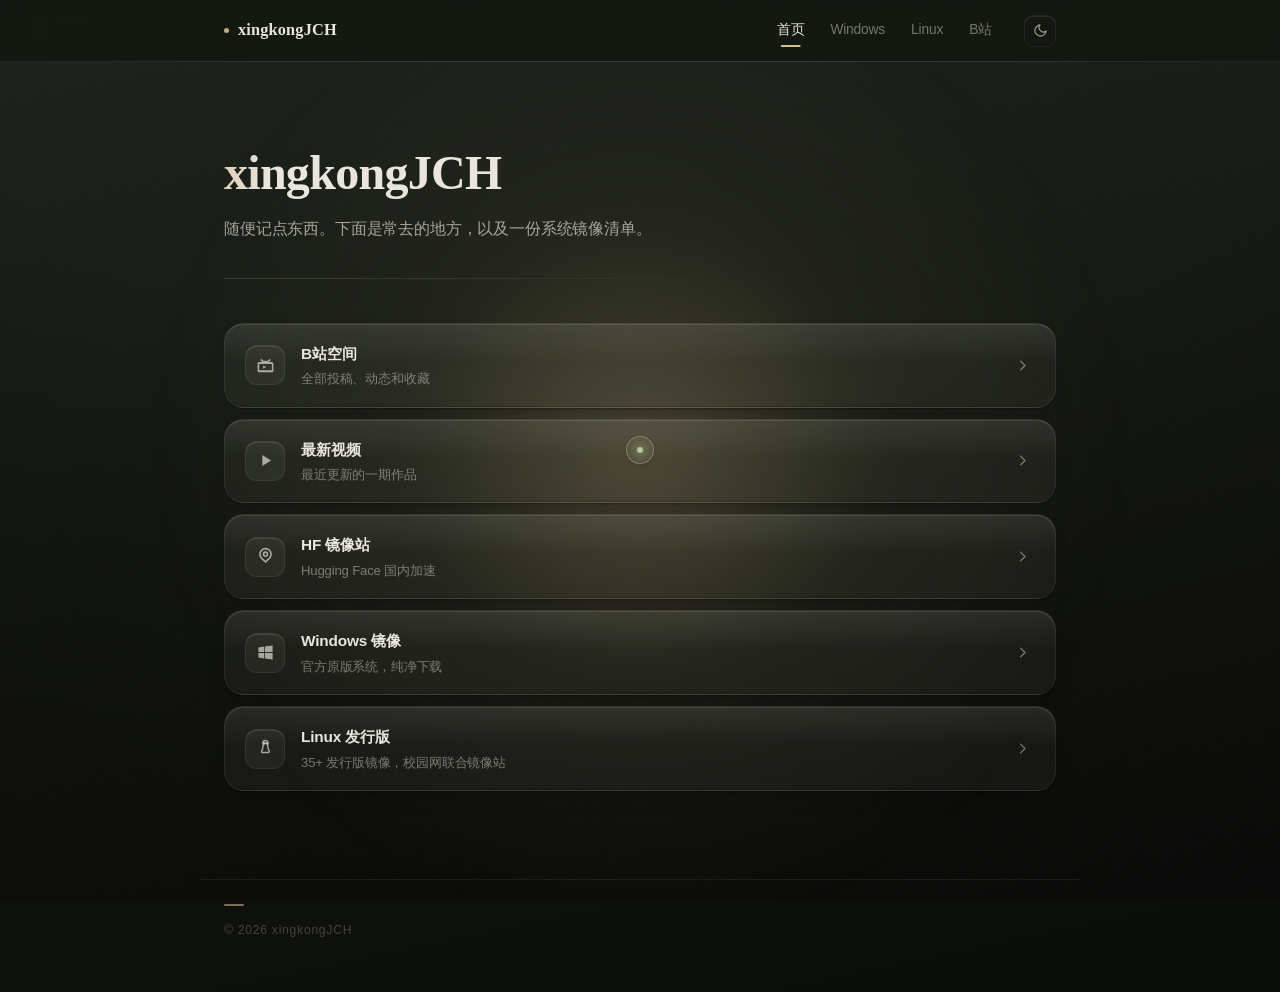
<file: index.html>
<!DOCTYPE html>
<html lang="zh-CN" data-theme="dark">
<head>
<meta charset="UTF-8">
<meta name="viewport" content="width=device-width, initial-scale=1.0">
<title>xingkongJCH</title>
<meta name="description" content="xingkongJCH 的个人站点">
<style>
/* ============================================================
   0. 令牌
   ============================================================ */
:root {
  --mx: 0;
  --my: 0;

  --nav-h: 62px;
  --radius: 20px;

  --ease: cubic-bezier(0.25, 0.1, 0.25, 1);
  --ease-out: cubic-bezier(0.16, 1, 0.3, 1);
  --ease-glass: cubic-bezier(0.32, 0.72, 0, 1);

  --theme-dur: 0.5s;

  --font-serif: "Iowan Old Style", "Palatino Linotype", Palatino, Georgia,
                "Songti SC", SimSun, serif;
  --font-sans: -apple-system, BlinkMacSystemFont, "SF Pro Text", "Segoe UI",
               "PingFang SC", "Hiragino Sans GB", "Microsoft YaHei", sans-serif;
}

/* ---------- 深色：深苔绿 ---------- */
:root,
[data-theme="dark"] {
  --bg-gradient: linear-gradient(168deg, #1b201a 0%, #131710 44%, #0a0c08 100%);
  --glow-c1: rgba(206, 176, 126, 0.20);
  --glow-c2: rgba(150, 140, 100, 0.07);

  --text-1: rgba(242, 238, 230, 0.96);
  --text-2: rgba(242, 238, 230, 0.64);
  --text-3: rgba(242, 238, 230, 0.44);
  --text-4: rgba(242, 238, 230, 0.24);

  --line: rgba(242, 238, 230, 0.07);
  --line-strong: rgba(242, 238, 230, 0.16);

  --nav-bg: rgba(17, 21, 15, 0.72);
  --nav-bg-scrolled: rgba(13, 17, 11, 0.88);

  --glass-bg: rgba(242, 238, 230, 0.045);
  --glass-bg-hover: rgba(242, 238, 230, 0.075);
  --glass-border: rgba(242, 238, 230, 0.08);
  --glass-border-hover: rgba(214, 189, 145, 0.28);
  --glass-sheen: rgba(255, 255, 255, 0.07);
  --glass-hi: rgba(255, 255, 255, 0.10);
  --glass-hi-strong: rgba(255, 255, 255, 0.22);
  --glass-shade: rgba(0, 0, 0, 0.18);
  --glass-shadow: rgba(0, 0, 0, 0.34);
  --glass-shadow-hover: rgba(0, 0, 0, 0.50);

  --hover-bg: rgba(242, 238, 230, 0.05);
  --glow-color: rgba(206, 176, 126, 0.15);

  --gold: #d6bd91;
  --cursor-ring: rgba(242, 238, 230, 0.28);
  --cursor-dot: #b6c59a;
  --cursor-ring-inner: rgba(182, 197, 154, 0.10);
  --cursor-trail: rgba(182, 197, 154, 0.30);

  --focus-ring: rgba(214, 189, 145, 0.7);
  --ripple-c: rgba(206, 176, 126, 0.22);
  --title-shine: rgba(226, 205, 167, 0.95);

  --noise-opacity: 0.035;
  --noise-blend: screen;
  --vignette: radial-gradient(125% 100% at 50% 0%,
              transparent 42%, rgba(0, 0, 0, 0.38) 100%);
}

/* ---------- 浅色：米白 ---------- */
[data-theme="light"] {
  --bg-gradient: linear-gradient(168deg, #f8f5ed 0%, #efe9dc 45%, #ded7c6 100%);
  --glow-c1: rgba(255, 253, 246, 0.75);
  --glow-c2: rgba(232, 222, 202, 0.30);

  --text-1: rgba(52, 47, 39, 0.94);
  --text-2: rgba(52, 47, 39, 0.64);
  --text-3: rgba(52, 47, 39, 0.46);
  --text-4: rgba(52, 47, 39, 0.28);

  --line: rgba(84, 72, 52, 0.10);
  --line-strong: rgba(84, 72, 52, 0.18);

  --nav-bg: rgba(248, 245, 238, 0.75);
  --nav-bg-scrolled: rgba(248, 245, 238, 0.92);

  --glass-bg: rgba(255, 253, 248, 0.55);
  --glass-bg-hover: rgba(255, 254, 251, 0.78);
  --glass-border: rgba(84, 72, 52, 0.10);
  --glass-border-hover: rgba(122, 104, 68, 0.26);
  --glass-sheen: rgba(255, 255, 255, 0.60);
  --glass-hi: rgba(255, 255, 255, 0.95);
  --glass-hi-strong: #ffffff;
  --glass-shade: rgba(84, 72, 52, 0.06);
  --glass-shadow: rgba(84, 72, 52, 0.08);
  --glass-shadow-hover: rgba(84, 72, 52, 0.16);

  --hover-bg: rgba(84, 72, 52, 0.05);
  --glow-color: rgba(255, 252, 244, 0.60);

  --gold: #9a7f52;
  --cursor-ring: rgba(52, 47, 39, 0.30);
  --cursor-dot: #8a9a6a;
  --cursor-ring-inner: rgba(138, 154, 106, 0.12);
  --cursor-trail: rgba(138, 154, 106, 0.30);

  --focus-ring: rgba(138, 154, 106, 0.6);
  --ripple-c: rgba(255, 255, 255, 0.70);
  --title-shine: rgba(150, 124, 78, 0.85);

  --noise-opacity: 0.030;
  --noise-blend: multiply;
  --vignette: radial-gradient(125% 100% at 50% 0%,
              transparent 45%, rgba(120, 104, 74, 0.18) 100%);
}

/* ============================================================
   1. 基础
   ============================================================ */
*, *::before, *::after {
  box-sizing: border-box;
  margin: 0;
  padding: 0;
}

html {
  -webkit-text-size-adjust: 100%;
  scroll-behavior: smooth;
}

body {
  min-height: 100vh;
  font-family: var(--font-sans);
  font-size: 16px;
  line-height: 1.65;
  color: var(--text-1);
  background: var(--bg-gradient);
  overflow-x: hidden;
  -webkit-font-smoothing: antialiased;
  -moz-osx-font-smoothing: grayscale;
  letter-spacing: -0.01em;
  cursor: none;
  transition:
    background var(--theme-dur) var(--ease),
    color var(--theme-dur) var(--ease);
}

html, body, a, button, input, textarea, select, label,
.item, .nav-link, .theme-toggle, .back { cursor: none; }

a { color: inherit; text-decoration: none; }
button { font: inherit; color: inherit; background: none; border: none; }
svg { display: block; }

:focus-visible {
  outline: 2px solid var(--focus-ring);
  outline-offset: 3px;
  border-radius: 8px;
}

::selection {
  background: rgba(180, 150, 100, 0.24);
  color: #fff;
}

::-webkit-scrollbar { width: 9px; height: 9px; }
::-webkit-scrollbar-track { background: transparent; }
::-webkit-scrollbar-thumb {
  background: var(--text-4);
  border-radius: 10px;
  border: 3px solid transparent;
  background-clip: content-box;
}
::-webkit-scrollbar-thumb:hover {
  background: var(--text-3);
  background-clip: content-box;
}

/* ============================================================
   2. 自定义光标
   ============================================================ */
.cursor-ring,
.cursor-trail,
.cursor-dot {
  position: fixed;
  left: 0;
  top: 0;
  pointer-events: none;
  z-index: 9999;
  border-radius: 50%;
  transform: translate(-50%, -50%);
}

.cursor-trail {
  width: 18px;
  height: 18px;
  background: var(--cursor-trail);
  filter: blur(4px);
  opacity: 0.42;
  transition: opacity 0.3s var(--ease), background 0.3s var(--ease);
}

.trail-2 {
  width: 12px;
  height: 12px;
  opacity: 0.22;
  filter: blur(6px);
}

.cursor-ring {
  width: 28px;
  height: 28px;
  border: 1.5px solid var(--cursor-ring);
  background: var(--cursor-ring-inner);
  box-shadow: 0 1px 4px rgba(0, 0, 0, 0.14);
  transition:
    width 0.35s var(--ease-glass),
    height 0.35s var(--ease-glass),
    background 0.35s var(--ease),
    border-color 0.35s var(--ease),
    box-shadow 0.35s var(--ease),
    opacity 0.2s var(--ease);
}

.cursor-dot {
  width: 6px;
  height: 6px;
  background: var(--cursor-dot);
  box-shadow: 0 0 8px rgba(182, 197, 154, 0.55);
  transition:
    width 0.35s var(--ease-glass),
    height 0.35s var(--ease-glass),
    background 0.35s var(--ease),
    box-shadow 0.35s var(--ease),
    opacity 0.2s var(--ease);
}

body.cursor-hover .cursor-ring {
  width: 46px;
  height: 46px;
  border-color: var(--cursor-dot);
  background: rgba(182, 197, 154, 0.10);
  box-shadow:
    0 2px 14px rgba(182, 197, 154, 0.22),
    inset 0 0 10px rgba(182, 197, 154, 0.10);
}

body.cursor-hover .cursor-dot {
  width: 4px;
  height: 4px;
}

body.cursor-hover .cursor-trail {
  opacity: 0.60;
  background: var(--cursor-dot);
}

body.cursor-down .cursor-ring { width: 20px; height: 20px; }
body.cursor-down .cursor-dot { width: 8px; height: 8px; }

body.cursor-hidden .cursor-ring,
body.cursor-hidden .cursor-dot,
body.cursor-hidden .cursor-trail { opacity: 0; }

@media (hover: none), (pointer: coarse) {
  .cursor-ring, .cursor-trail, .cursor-dot { display: none; }
  html, body, a, button, input, textarea, select, label,
  .item, .nav-link, .theme-toggle, .back { cursor: auto; }
}

/* ============================================================
   3. 背景：柔光 + 暗角 + 细颗粒
   ============================================================ */
.bg {
  position: fixed;
  inset: 0;
  z-index: 0;
  pointer-events: none;
  overflow: hidden;
  background: var(--bg-gradient);
  transition: background var(--theme-dur) var(--ease);
}

/* 暗角：让中间的内容更"亮" */
.bg::before {
  content: '';
  position: absolute;
  inset: 0;
  background: var(--vignette);
  pointer-events: none;
}

/* 极细颗粒：玻璃有了底材，不再是纯色块 */
.bg::after {
  content: '';
  position: absolute;
  inset: 0;
  pointer-events: none;
  background-image: url("data:image/svg+xml,%3Csvg xmlns='http://www.w3.org/2000/svg' width='180' height='180'%3E%3Cfilter id='n'%3E%3CfeTurbulence type='fractalNoise' baseFrequency='0.9' numOctaves='3' stitchTiles='stitch'/%3E%3C/filter%3E%3Crect width='180' height='180' filter='url(%23n)'/%3E%3C/svg%3E");
  background-size: 180px 180px;
  opacity: var(--noise-opacity);
  mix-blend-mode: var(--noise-blend);
}

.bg-glow {
  position: absolute;
  left: 50%;
  top: 50%;
  width: 78vmax;
  height: 78vmax;
  border-radius: 50%;
  pointer-events: none;
  transform: translate3d(
    calc(-50% + var(--mx, 0) * 10vw),
    calc(-50% + var(--my, 0) * 10vh),
    0);
  background: radial-gradient(circle,
    var(--glow-c1) 0%,
    var(--glow-c2) 34%,
    transparent 68%);
  filter: blur(26px);
  transition: background var(--theme-dur) var(--ease);
  animation: glowIn 1.4s var(--ease-out) 0.2s backwards;
}

/* 只淡入，不动 transform —— 否则会锁死鼠标跟随 */
@keyframes glowIn {
  from { opacity: 0; }
  to   { opacity: 1; }
}

.bg-glow::after {
  content: '';
  position: absolute;
  inset: 24%;
  border-radius: 50%;
  background: radial-gradient(circle, var(--glow-c1) 0%, transparent 62%);
  filter: blur(24px);
  opacity: 0.55;
  animation: glowPulse 11s ease-in-out infinite;
}

@keyframes glowPulse {
  0%, 100% { opacity: 0.5;  transform: scale(1); }
  50%      { opacity: 0.72; transform: scale(1.05); }
}

/* ============================================================
   4. 导航
   ============================================================ */
.nav {
  position: fixed;
  top: 0;
  left: 0;
  right: 0;
  z-index: 100;
  height: var(--nav-h);
  background: var(--nav-bg);
  backdrop-filter: blur(24px) saturate(150%);
  -webkit-backdrop-filter: blur(24px) saturate(150%);
  border-bottom: 1px solid var(--line);
  transition:
    background var(--theme-dur) var(--ease),
    border-color var(--theme-dur) var(--ease),
    box-shadow 0.5s var(--ease);
  animation: navIn 0.7s var(--ease-out) both;
}

/* 底边一条"中间亮、两端隐"的发丝光 */
.nav::after {
  content: '';
  position: absolute;
  left: 0;
  right: 0;
  bottom: -1px;
  height: 1px;
  pointer-events: none;
  background: linear-gradient(90deg,
    transparent,
    var(--glass-hi-strong) 35%,
    var(--glass-hi-strong) 65%,
    transparent);
  opacity: 0.45;
}

.nav.scrolled {
  background: var(--nav-bg-scrolled);
  box-shadow: 0 12px 34px -26px rgba(0, 0, 0, 0.65);
}

@keyframes navIn {
  from { opacity: 0; transform: translateY(-100%); }
  to   { opacity: 1; transform: translateY(0); }
}

.nav-inner {
  max-width: 880px;
  height: 100%;
  margin: 0 auto;
  padding: 0 24px;
  display: flex;
  align-items: center;
  gap: 20px;
}

.nav-logo {
  display: inline-block;
  font-family: var(--font-serif);
  font-size: 1.02rem;
  font-weight: 600;
  letter-spacing: 0.01em;
  color: var(--text-1);
  flex-shrink: 0;
  position: relative;
  transition: opacity 0.35s var(--ease);
}

.nav-logo::before {
  content: '';
  display: inline-block;
  width: 5px;
  height: 5px;
  margin-right: 9px;
  border-radius: 50%;
  background: var(--gold);
  vertical-align: 2px;
  opacity: 0.9;
  transition: transform 0.45s var(--ease-glass);
}

.nav-logo:hover { opacity: 0.75; }
.nav-logo:hover::before { transform: scale(1.7); }

.nav-logo::after {
  content: '';
  position: absolute;
  left: 14px;
  bottom: -2px;
  height: 1px;
  width: 0;
  background: currentColor;
  opacity: 0.3;
  transition: width 0.5s var(--ease-glass);
}
.nav-logo:hover::after { width: calc(100% - 14px); }

.nav-links {
  display: flex;
  align-items: center;
  gap: 2px;
  margin-left: auto;
}

.nav-link {
  position: relative;
  padding: 7px 12px;
  font-size: 0.86rem;
  font-weight: 500;
  color: var(--text-3);
  border-radius: 8px;
  transition:
    color 0.35s var(--ease),
    background 0.35s var(--ease),
    transform 0.5s var(--ease-glass);
  animation: navLinkIn 0.6s var(--ease-out) both;
}

.nav-link:nth-child(1) { animation-delay: 0.28s; }
.nav-link:nth-child(2) { animation-delay: 0.34s; }
.nav-link:nth-child(3) { animation-delay: 0.40s; }
.nav-link:nth-child(4) { animation-delay: 0.46s; }

@keyframes navLinkIn {
  from { opacity: 0; transform: translateY(-7px); }
  to   { opacity: 1; transform: translateY(0); }
}

.nav-link::after {
  content: '';
  position: absolute;
  left: 50%;
  bottom: 2px;
  transform: translateX(-50%);
  width: 0;
  height: 1.5px;
  border-radius: 2px;
  background: currentColor;
  opacity: 0.45;
  transition: width 0.45s var(--ease-glass), background 0.3s var(--ease);
}

.nav-link:hover { color: var(--text-1); background: var(--hover-bg); }
.nav-link:hover::after { width: 40%; }

.nav-link.active { color: var(--text-1); }
.nav-link.active::after { width: 40%; background: var(--gold); opacity: 1; }

.nav-link:active {
  transform: scale(0.96);
  transition-duration: 0.15s;
}

.theme-toggle {
  position: relative;
  width: 32px;
  height: 32px;
  flex-shrink: 0;
  border-radius: 9px;
  display: flex;
  align-items: center;
  justify-content: center;
  color: var(--text-2);
  border: 1px solid var(--line);
  box-shadow: inset 0 1px 0 var(--glass-hi);
  transition:
    color 0.35s var(--ease),
    background 0.35s var(--ease),
    border-color 0.35s var(--ease),
    transform 0.5s var(--ease-glass);
  animation: navLinkIn 0.6s var(--ease-out) 0.52s both;
}

.theme-toggle:hover {
  color: var(--text-1);
  background: var(--hover-bg);
  border-color: var(--glass-border-hover);
  transform: rotate(-8deg) scale(1.05);
}

.theme-toggle:active {
  transform: scale(0.9);
  transition-duration: 0.15s;
}

.theme-toggle svg {
  position: absolute;
  width: 15px;
  height: 15px;
  transition:
    opacity 0.5s var(--ease-out),
    transform 0.65s var(--ease-glass);
}

.theme-toggle .icon-sun { opacity: 0; transform: rotate(-90deg) scale(0.4); }
.theme-toggle .icon-moon { opacity: 1; transform: rotate(0) scale(1); }

[data-theme="light"] .theme-toggle .icon-sun { opacity: 1; transform: rotate(0) scale(1); }
[data-theme="light"] .theme-toggle .icon-moon { opacity: 0; transform: rotate(90deg) scale(0.4); }

/* ============================================================
   5. 页面容器
   ============================================================ */
.site {
  position: relative;
  z-index: 1;
  max-width: 880px;
  margin: 0 auto;
  padding: calc(var(--nav-h) + 72px) 24px 88px;
}

.page { display: none; }
.page.active { display: block; }

.page.active > * {
  animation: pageIn 0.6s var(--ease-out) both;
}

@keyframes pageIn {
  from { opacity: 0; transform: translateY(6px); }
  to   { opacity: 1; transform: translateY(0); }
}

.page.active .intro h1,
.page.active .win-head h2 {
  animation: titleIn 0.85s var(--ease-out) 0.05s both;
}

@keyframes titleIn {
  from {
    opacity: 0;
    transform: translateY(16px);
    filter: blur(5px);
  }
  to {
    opacity: 1;
    transform: translateY(0);
    filter: blur(0);
  }
}

/* ============================================================
   6. 首页头部
   ============================================================ */
.intro {
  padding: 12px 0 44px;
}

.intro h1 {
  font-family: var(--font-serif);
  font-size: clamp(2.2rem, 5.4vw, 3rem);
  font-weight: 600;
  letter-spacing: -0.015em;
  line-height: 1.14;
  margin-bottom: 14px;
  display: inline-block;
  background: linear-gradient(96deg,
    var(--text-1) 0%,
    var(--text-1) 38%,
    var(--title-shine) 50%,
    var(--text-1) 62%,
    var(--text-1) 100%);
  background-size: 220% 100%;
  background-position: 100% 0;
  -webkit-background-clip: text;
  background-clip: text;
  -webkit-text-fill-color: transparent;
  animation:
    titleIn 0.85s var(--ease-out) 0.28s both,
    titleShine 18s ease-in-out 3s infinite;
}

@keyframes titleShine {
  0%, 68%   { background-position: 100% 0; }
  88%, 100% { background-position: -60% 0; }
}

.intro p {
  font-size: 1rem;
  line-height: 1.8;
  color: var(--text-2);
  max-width: 52ch;
  text-wrap: pretty;
  transition: color var(--theme-dur) var(--ease);
  animation: descIn 0.8s var(--ease-out) 0.42s both;
}

@keyframes descIn {
  from { opacity: 0; transform: translateY(12px); filter: blur(4px); }
  to   { opacity: 1; transform: translateY(0); filter: blur(0); }
}

/* 头部与清单之间的一条渐隐发丝线 */
.intro::after {
  content: '';
  display: block;
  height: 1px;
  margin-top: 34px;
  background: linear-gradient(90deg, var(--line-strong), transparent 62%);
}

/* ============================================================
   7. 液态玻璃列表
   ============================================================ */
.list {
  display: flex;
  flex-direction: column;
  gap: 11px;
  perspective: 1400px;
}

.item {
  position: relative;
  display: flex;
  align-items: center;
  gap: 16px;
  padding: 17px 20px;
  border-radius: var(--radius);
  isolation: isolate;
  overflow: hidden;
  background-color: var(--glass-bg);
  background-image: linear-gradient(180deg, var(--glass-sheen), transparent 46%);
  backdrop-filter: blur(40px) saturate(150%);
  -webkit-backdrop-filter: blur(40px) saturate(150%);
  border: 1px solid var(--glass-border);
  box-shadow:
    inset 0 1px 0 var(--glass-hi),
    inset 0 -1px 0 var(--glass-shade),
    0 1px 2px var(--glass-shadow),
    0 10px 26px -14px var(--glass-shadow);
  transform-style: preserve-3d;
  /* 刻意不写 transform 过渡：倾斜由 JS 逐帧写入，加过渡会拖影 */
  transition:
    background-color 0.5s var(--ease-glass),
    border-color 0.5s var(--ease-glass),
    box-shadow 0.5s var(--ease-glass);
  animation: itemIn 0.85s var(--ease-out) backwards;
  animation-delay: calc(0.30s + min(var(--i, 9), 9) * 0.06s);
  --i: 9;
}

@keyframes itemIn {
  from {
    opacity: 0;
    transform: translateY(22px) scale(0.985);
    filter: blur(6px);
  }
  to {
    opacity: 1;
    transform: translateY(0) scale(1);
    filter: blur(0);
  }
}

/* 依次错位：只给前 9 张排延迟，长列表不会迟迟不出来 */
.item:nth-child(1) { --i: 0; }
.item:nth-child(2) { --i: 1; }
.item:nth-child(3) { --i: 2; }
.item:nth-child(4) { --i: 3; }
.item:nth-child(5) { --i: 4; }
.item:nth-child(6) { --i: 5; }
.item:nth-child(7) { --i: 6; }
.item:nth-child(8) { --i: 7; }
.item:nth-child(9) { --i: 8; }

/* 顶部一道高光边 */
.item::before {
  content: '';
  position: absolute;
  top: 0;
  left: 12%;
  right: 12%;
  height: 1px;
  pointer-events: none;
  z-index: 1;
  background: linear-gradient(90deg,
    transparent,
    var(--glass-hi-strong) 30%,
    var(--glass-hi-strong) 70%,
    transparent);
  opacity: 0;
  transition: opacity 0.6s var(--ease-glass);
}

/* 跟随光标的柔光 */
.item::after {
  content: '';
  position: absolute;
  inset: 0;
  border-radius: inherit;
  pointer-events: none;
  z-index: 0;
  background: radial-gradient(
    circle 300px at var(--hover-x, 50%) var(--hover-y, 50%),
    var(--glow-color) 0%,
    transparent 70%);
  opacity: 0;
  transition: opacity 0.7s var(--ease-glass);
}

.item:hover::before { opacity: 1; }
.item:hover::after  { opacity: 1; }

.item:hover {
  background-color: var(--glass-bg-hover);
  border-color: var(--glass-border-hover);
  box-shadow:
    inset 0 1px 0 var(--glass-hi-strong),
    inset 0 -1px 0 var(--glass-shade),
    0 2px 4px var(--glass-shadow),
    0 26px 50px -22px var(--glass-shadow-hover);
}

.item:active { transition-duration: 0.2s; }

.item-icon {
  position: relative;
  z-index: 1;
  width: 40px;
  height: 40px;
  flex-shrink: 0;
  border-radius: 12px;
  display: flex;
  align-items: center;
  justify-content: center;
  color: var(--text-2);
  background: var(--hover-bg);
  border: 1px solid var(--glass-border);
  box-shadow: inset 0 1px 0 var(--glass-hi);
  transition:
    color 0.5s var(--ease-glass),
    background 0.5s var(--ease-glass),
    border-color 0.5s var(--ease-glass),
    box-shadow 0.5s var(--ease-glass),
    transform 0.7s var(--ease-glass);
}

/* 图标尺寸；fill 只作用于"实心图标"，线性图标保持描边 */
.item-icon svg {
  width: 19px;
  height: 19px;
  fill: currentColor;
}
.item-icon svg[fill="none"] { fill: none; }

.item:hover .item-icon {
  color: var(--text-1);
  background: var(--glass-bg-hover);
  border-color: var(--glass-border-hover);
  box-shadow:
    inset 0 1px 0 var(--glass-hi-strong),
    0 6px 18px -12px var(--glass-shadow-hover);
  transform: scale(1.05) translateY(-1px);
}

.item-body {
  position: relative;
  z-index: 1;
  flex: 1;
  min-width: 0;
}

.item-title {
  display: block;
  font-size: 0.96rem;
  font-weight: 600;
  color: var(--text-1);
  margin-bottom: 2px;
  transition:
    color var(--theme-dur) var(--ease),
    transform 0.6s var(--ease-glass);
}

.item-desc {
  display: block;
  font-size: 0.82rem;
  color: var(--text-3);
  transition:
    color var(--theme-dur) var(--ease),
    transform 0.6s var(--ease-glass);
}

.item:hover .item-title { transform: translateX(3px); }
.item:hover .item-desc  { transform: translateX(3px); color: var(--text-2); }

.item-arrow {
  position: relative;
  z-index: 1;
  flex-shrink: 0;
  width: 26px;
  height: 26px;
  display: flex;
  align-items: center;
  justify-content: center;
  border-radius: 50%;
  color: var(--text-3);
  transition:
    color 0.5s var(--ease-glass),
    transform 0.6s var(--ease-glass),
    background 0.5s var(--ease-glass);
  animation: arrowIn 0.7s var(--ease-out) backwards;
  animation-delay: calc(0.52s + min(var(--i, 9), 9) * 0.06s);
}

.item-arrow svg { width: 15px; height: 15px; }

@keyframes arrowIn {
  from { opacity: 0; transform: translateX(-10px); }
  to   { opacity: 1; transform: translateX(0); }
}

.item:hover .item-arrow {
  color: var(--text-1);
  background: var(--hover-bg);
  transform: translateX(4px);
}

.ripple {
  position: absolute;
  border-radius: 50%;
  pointer-events: none;
  z-index: 3;
  background: radial-gradient(circle, var(--ripple-c) 0%, transparent 66%);
  transform: scale(0);
  animation: rippleOut 0.95s cubic-bezier(0.22, 1, 0.36, 1) forwards;
}

@keyframes rippleOut {
  0%   { transform: scale(0); opacity: 1; }
  100% { transform: scale(1); opacity: 0; }
}

/* ============================================================
   8. Windows / Linux 内页
   ============================================================ */
.back {
  display: inline-flex;
  align-items: center;
  gap: 7px;
  padding: 7px 14px 7px 11px;
  margin-bottom: 30px;
  font-size: 0.84rem;
  font-weight: 500;
  color: var(--text-2);
  border-radius: 9px;
  border: 1px solid var(--line);
  box-shadow: inset 0 1px 0 var(--glass-hi);
  transition:
    color 0.35s var(--ease),
    background 0.35s var(--ease),
    border-color 0.35s var(--ease),
    transform 0.55s var(--ease-glass);
  animation: backIn 0.7s var(--ease-out) 0.08s both;
}

@keyframes backIn {
  from { opacity: 0; transform: translateX(-12px); }
  to   { opacity: 1; transform: translateX(0); }
}

.back:hover {
  color: var(--text-1);
  background: var(--hover-bg);
  border-color: var(--glass-border-hover);
  transform: translateX(-4px);
}

.back:active {
  transform: translateX(0) scale(0.96);
  transition-duration: 0.15s;
}

.back svg {
  width: 14px;
  height: 14px;
  transition: transform 0.55s var(--ease-glass);
}
.back:hover svg { transform: translateX(-4px); }

.win-head {
  margin-bottom: 30px;
  animation: titleIn 0.8s var(--ease-out) 0.14s both;
}

.win-head h2 {
  font-family: var(--font-serif);
  font-size: clamp(1.6rem, 4vw, 2.1rem);
  font-weight: 600;
  letter-spacing: -0.012em;
  line-height: 1.18;
  margin-bottom: 10px;
  color: var(--text-1);
  transition: color var(--theme-dur) var(--ease);
}

.win-head p {
  font-size: 0.9rem;
  line-height: 1.75;
  max-width: 52ch;
  color: var(--text-3);
  text-wrap: pretty;
  transition: color var(--theme-dur) var(--ease);
}

.note {
  margin-top: 32px;
  padding-left: 14px;
  border-left: 2px solid var(--line-strong);
  font-size: 0.78rem;
  line-height: 1.9;
  color: var(--text-4);
  text-wrap: pretty;
  transition:
    color var(--theme-dur) var(--ease),
    border-color var(--theme-dur) var(--ease);
  animation: descIn 0.8s var(--ease-out) 1.1s both;
}

/* ============================================================
   9. 页脚
   ============================================================ */
.footer {
  position: relative;
  z-index: 1;
  max-width: 880px;
  margin: 0 auto;
  padding: 24px 24px 52px;
  font-size: 0.76rem;
  letter-spacing: 0.06em;
  color: var(--text-4);
  border-top: 1px solid var(--line);
  transition:
    color var(--theme-dur) var(--ease),
    border-color var(--theme-dur) var(--ease);
  animation: descIn 0.8s var(--ease-out) 1s both;
}

.footer::before {
  content: '';
  display: block;
  width: 20px;
  height: 2px;
  margin-bottom: 14px;
  border-radius: 2px;
  background: var(--gold);
  opacity: 0.55;
}

/* ============================================================
   10. 响应式
   ============================================================ */
@media (max-width: 680px) {
  .nav-inner { padding: 0 16px; gap: 12px; }
  .nav-link { padding: 7px 10px; font-size: 0.82rem; }

  .site { padding: calc(var(--nav-h) + 52px) 16px 60px; }
  .intro { padding: 8px 0 34px; }
  .intro::after { margin-top: 28px; }

  .item { padding: 15px 16px; gap: 14px; border-radius: 18px; }
  .item-icon { width: 36px; height: 36px; border-radius: 10px; }
  .item-icon svg { width: 17px; height: 17px; }
  .item-title { font-size: 0.92rem; }
  .item-desc { font-size: 0.78rem; }

  .note { font-size: 0.76rem; }
  .footer { padding: 20px 16px 44px; }

  .bg-glow { width: 100vmax; height: 100vmax; filter: blur(20px); }
}

@media (max-width: 400px) {
  .nav-logo::before { margin-right: 7px; }
  .item { padding: 13px 14px; gap: 12px; }
}

/* ============================================================
   11. 减少动效
   ============================================================ */
@media (prefers-reduced-motion: reduce) {
  *, *::before, *::after {
    animation-duration: 0.001ms !important;
    animation-delay: 0ms !important;
    transition-duration: 0.001ms !important;
  }
  html { scroll-behavior: auto; }
  .bg-glow { transform: translate(-50%, -50%) !important; }
}
</style>
</head>
<body>

<!-- 自定义光标 -->
<div class="cursor-trail trail-1" aria-hidden="true"></div>
<div class="cursor-trail trail-2" aria-hidden="true"></div>
<div class="cursor-ring" aria-hidden="true"></div>
<div class="cursor-dot" aria-hidden="true"></div>

<!-- 背景 -->
<div class="bg" aria-hidden="true">
  <div class="bg-glow"></div>
</div>

<!-- 导航栏 -->
<header class="nav" id="nav">
  <div class="nav-inner">
    <a class="nav-logo" href="#home">xingkongJCH</a>

    <nav class="nav-links" id="navLinks">
      <a href="#home" class="nav-link" data-nav="home">首页</a>
      <a href="#windows" class="nav-link" data-nav="windows">Windows</a>
      <a href="#linux" class="nav-link" data-nav="linux">Linux</a>
      <a href="https://space.bilibili.com/3706985165883748?spm_id_from=333.1007.0.0"
         class="nav-link" target="_blank" rel="noopener noreferrer">B站</a>
    </nav>

    <button class="theme-toggle" id="themeToggle" type="button" aria-label="切换深浅色">
      <svg class="icon-moon" viewBox="0 0 24 24" fill="none" stroke="currentColor"
           stroke-width="1.8" stroke-linecap="round" stroke-linejoin="round" aria-hidden="true">
        <path d="M21 12.8A9 9 0 1 1 11.2 3a7 7 0 0 0 9.8 9.8z"/>
      </svg>
      <svg class="icon-sun" viewBox="0 0 24 24" fill="none" stroke="currentColor"
           stroke-width="1.8" stroke-linecap="round" stroke-linejoin="round" aria-hidden="true">
        <circle cx="12" cy="12" r="4"/>
        <path d="M12 2v2"/><path d="M12 20v2"/>
        <path d="M4.9 4.9l1.4 1.4"/><path d="M17.7 17.7l1.4 1.4"/>
        <path d="M2 12h2"/><path d="M20 12h2"/>
        <path d="M4.9 19.1l1.4-1.4"/><path d="M17.7 6.3l1.4-1.4"/>
      </svg>
    </button>
  </div>
</header>

<main class="site">

  <!-- 首页 -->
  <section class="page page-home active" id="page-home">

    <div class="intro">
      <h1>xingkongJCH</h1>
      <p>随便记点东西。下面是常去的地方，以及一份系统镜像清单。</p>
    </div>

    <div class="list">

      <a class="item"
         href="https://space.bilibili.com/3706985165883748?spm_id_from=333.1007.0.0"
         target="_blank" rel="noopener noreferrer">
        <span class="item-icon">
          <svg viewBox="0 0 24 24" aria-hidden="true">
            <path d="M17.5 3.5l-2.5 2.5h-5.8L6.7 3.5 5.3 4.9 7.9 7.5H4a2 2 0 0 0-2 2v9a2 2 0 0 0 2 2h16a2 2 0 0 0 2-2v-9a2 2 0 0 0-2-2h-3.9l2.6-2.6-1.4-1.4zM4 10h16v8H4v-8zm5 2v4l4-2-4-2z"/>
          </svg>
        </span>
        <span class="item-body">
          <span class="item-title">B站空间</span>
          <span class="item-desc">全部投稿、动态和收藏</span>
        </span>
        <span class="item-arrow">
          <svg viewBox="0 0 24 24" fill="none" stroke="currentColor" stroke-width="2.2"
               stroke-linecap="round" stroke-linejoin="round" aria-hidden="true">
            <path d="M9 5l7 7-7 7"/>
          </svg>
        </span>
      </a>

      <a class="item"
         href="https://www.bilibili.com/video/BV1kBYi6ZEmk/?spm_id_from=333.1387.homepage.video_card.click&vd_source=fdfc58d24c87481e0ea7dd39a5ea5d2f"
         target="_blank" rel="noopener noreferrer">
        <span class="item-icon">
          <svg viewBox="0 0 24 24" aria-hidden="true">
            <path d="M8 5v14l11-7z"/>
          </svg>
        </span>
        <span class="item-body">
          <span class="item-title">最新视频</span>
          <span class="item-desc">最近更新的一期作品</span>
        </span>
        <span class="item-arrow">
          <svg viewBox="0 0 24 24" fill="none" stroke="currentColor" stroke-width="2.2"
               stroke-linecap="round" stroke-linejoin="round" aria-hidden="true">
            <path d="M9 5l7 7-7 7"/>
          </svg>
        </span>
      </a>

      <a class="item" href="https://hf-mirror.com/" target="_blank" rel="noopener noreferrer">
        <span class="item-icon">
          <svg viewBox="0 0 24 24" fill="none" stroke="currentColor" stroke-width="2"
               stroke-linecap="round" stroke-linejoin="round" aria-hidden="true">
            <path d="M12 2a7 7 0 0 0-7 7c0 3 2 5.5 4 7l3 3 3-3c2-1.5 4-4 4-7a7 7 0 0 0-7-7z"/>
            <circle cx="12" cy="9" r="2.5"/>
          </svg>
        </span>
        <span class="item-body">
          <span class="item-title">HF 镜像站</span>
          <span class="item-desc">Hugging Face 国内加速</span>
        </span>
        <span class="item-arrow">
          <svg viewBox="0 0 24 24" fill="none" stroke="currentColor" stroke-width="2.2"
               stroke-linecap="round" stroke-linejoin="round" aria-hidden="true">
            <path d="M9 5l7 7-7 7"/>
          </svg>
        </span>
      </a>

      <a class="item" href="#windows">
        <span class="item-icon">
          <svg viewBox="0 0 24 24" aria-hidden="true">
            <path d="M3 5.6l7.4-1.05v6.95H3V5.6zm8.4-1.18L21 3.1v8.4h-9.6V4.42zM3 12.5h7.4v6.95L3 18.4V12.5zm8.4 0H21v8.4l-9.6-1.32V12.5z"/>
          </svg>
        </span>
        <span class="item-body">
          <span class="item-title">Windows 镜像</span>
          <span class="item-desc">官方原版系统，纯净下载</span>
        </span>
        <span class="item-arrow">
          <svg viewBox="0 0 24 24" fill="none" stroke="currentColor" stroke-width="2.2"
               stroke-linecap="round" stroke-linejoin="round" aria-hidden="true">
            <path d="M9 5l7 7-7 7"/>
          </svg>
        </span>
      </a>

      <a class="item" href="#linux">
        <span class="item-icon">
          <svg viewBox="0 0 24 24" fill="none" stroke="currentColor" stroke-width="1.8"
               stroke-linecap="round" stroke-linejoin="round" aria-hidden="true">
            <path d="M12 2c-2 0-3.5 1.5-3.5 3.5 0 1 .5 2 1 2.5-.5.5-1 1.5-1 2.5v2l-1.5 3c-.3.6 0 1.5.8 1.5H16c.8 0 1.1-.9.8-1.5l-1.5-3v-2c0-1-.5-2-1-2.5.5-.5 1-1.5 1-2.5C15.5 3.5 14 2 12 2z"/>
            <circle cx="10.5" cy="5.5" r="0.8" fill="currentColor"/>
            <circle cx="13.5" cy="5.5" r="0.8" fill="currentColor"/>
          </svg>
        </span>
        <span class="item-body">
          <span class="item-title">Linux 发行版</span>
          <span class="item-desc">35+ 发行版镜像，校园网联合镜像站</span>
        </span>
        <span class="item-arrow">
          <svg viewBox="0 0 24 24" fill="none" stroke="currentColor" stroke-width="2.2"
               stroke-linecap="round" stroke-linejoin="round" aria-hidden="true">
            <path d="M9 5l7 7-7 7"/>
          </svg>
        </span>
      </a>

    </div>

  </section>

  <!-- Windows 页 -->
  <section class="page page-windows" id="page-windows">

    <button class="back" id="backBtnWin" type="button">
      <svg viewBox="0 0 24 24" fill="none" stroke="currentColor" stroke-width="2.2"
           stroke-linecap="round" stroke-linejoin="round" aria-hidden="true">
        <path d="M15 5l-7 7 7 7"/>
      </svg>
      返回
    </button>

    <div class="win-head">
      <h2>Windows 镜像</h2>
      <p>指向微软官方下载页或 MSDN 索引站，请自行核对版本。</p>
    </div>

    <div class="list">

      <a class="item"
         href="https://www.microsoft.com/zh-cn/software-download/windows11"
         target="_blank" rel="noopener noreferrer">
        <span class="item-icon">
          <svg viewBox="0 0 24 24" fill="currentColor" aria-hidden="true">
            <path d="M3 5.6l7.4-1.05v6.95H3V5.6zm8.4-1.18L21 3.1v8.4h-9.6V4.42zM3 12.5h7.4v6.95L3 18.4V12.5zm8.4 0H21v8.4l-9.6-1.32V12.5z"/>
          </svg>
        </span>
        <span class="item-body">
          <span class="item-title">Windows 11</span>
          <span class="item-desc">微软官方下载页 · 免费升级</span>
        </span>
        <span class="item-arrow">
          <svg viewBox="0 0 24 24" fill="none" stroke="currentColor" stroke-width="2.2"
               stroke-linecap="round" stroke-linejoin="round" aria-hidden="true">
            <path d="M9 5l7 7-7 7"/>
          </svg>
        </span>
      </a>

      <a class="item"
         href="https://www.microsoft.com/zh-cn/software-download/windows10"
         target="_blank" rel="noopener noreferrer">
        <span class="item-icon">
          <svg viewBox="0 0 24 24" fill="currentColor" aria-hidden="true">
            <path d="M3 5.6l7.4-1.05v6.95H3V5.6zm8.4-1.18L21 3.1v8.4h-9.6V4.42zM3 12.5h7.4v6.95L3 18.4V12.5zm8.4 0H21v8.4l-9.6-1.32V12.5z"/>
          </svg>
        </span>
        <span class="item-body">
          <span class="item-title">Windows 10</span>
          <span class="item-desc">微软官方下载页 · 免费升级</span>
        </span>
        <span class="item-arrow">
          <svg viewBox="0 0 24 24" fill="none" stroke="currentColor" stroke-width="2.2"
               stroke-linecap="round" stroke-linejoin="round" aria-hidden="true">
            <path d="M9 5l7 7-7 7"/>
          </svg>
        </span>
      </a>

      <a class="item"
         href="https://next.itellyou.cn/"
         target="_blank" rel="noopener noreferrer">
        <span class="item-icon">
          <svg viewBox="0 0 24 24" fill="currentColor" aria-hidden="true">
            <path d="M3 5.6l7.4-1.05v6.95H3V5.6zm8.4-1.18L21 3.1v8.4h-9.6V4.42zM3 12.5h7.4v6.95L3 18.4V12.5zm8.4 0H21v8.4l-9.6-1.32V12.5z"/>
          </svg>
        </span>
        <span class="item-body">
          <span class="item-title">Windows 8.1 / 8 / 7 / Vista / XP</span>
          <span class="item-desc">MSDN 索引站 · 自行核对哈希</span>
        </span>
        <span class="item-arrow">
          <svg viewBox="0 0 24 24" fill="none" stroke="currentColor" stroke-width="2.2"
               stroke-linecap="round" stroke-linejoin="round" aria-hidden="true">
            <path d="M9 5l7 7-7 7"/>
          </svg>
        </span>
      </a>

      <a class="item" href="https://next.itellyou.cn/" target="_blank" rel="noopener noreferrer">
        <span class="item-icon">
          <svg viewBox="0 0 24 24" fill="none" stroke="currentColor" stroke-width="2"
               stroke-linecap="round" stroke-linejoin="round" aria-hidden="true">
            <path d="M12 3v12"/><path d="M7 11l5 5 5-5"/><path d="M4 20h16"/>
          </svg>
        </span>
        <span class="item-body">
          <span class="item-title">MSDN, 我告诉你</span>
          <span class="item-desc">全版本索引 · 自行核对</span>
        </span>
        <span class="item-arrow">
          <svg viewBox="0 0 24 24" fill="none" stroke="currentColor" stroke-width="2.2"
               stroke-linecap="round" stroke-linejoin="round" aria-hidden="true">
            <path d="M9 5l7 7-7 7"/>
          </svg>
        </span>
      </a>

    </div>

    <p class="note">
      本站不存储任何文件，全部指向微软官方或 MSDN 索引站。请自行核对文件哈希，下载后 24 小时内删除，并前往微软购买正版授权。
    </p>

  </section>

  <!-- Linux 页 -->
  <section class="page page-linux" id="page-linux">

    <button class="back" id="backBtnLinux" type="button">
      <svg viewBox="0 0 24 24" fill="none" stroke="currentColor" stroke-width="2.2"
           stroke-linecap="round" stroke-linejoin="round" aria-hidden="true">
        <path d="M15 5l-7 7 7 7"/>
      </svg>
      返回
    </button>

    <div class="win-head">
      <h2>Linux 发行版</h2>
      <p>全部指向校园网联合镜像站（CERNET），自动重定向到最近镜像源。</p>
    </div>

    <div class="list">

      <a class="item" href="https://mirrors.cernet.edu.cn/os/ubuntu" target="_blank" rel="noopener noreferrer">
        <span class="item-icon"><svg viewBox="0 0 24 24" fill="none" stroke="currentColor" stroke-width="1.8" stroke-linecap="round" stroke-linejoin="round"><circle cx="12" cy="12" r="9"/><circle cx="12" cy="12" r="3"/></svg></span>
        <span class="item-body"><span class="item-title">Ubuntu</span><span class="item-desc">最流行的桌面与服务器发行版之一</span></span>
        <span class="item-arrow"><svg viewBox="0 0 24 24" fill="none" stroke="currentColor" stroke-width="2.2" stroke-linecap="round" stroke-linejoin="round"><path d="M9 5l7 7-7 7"/></svg></span>
      </a>

      <a class="item" href="https://mirrors.cernet.edu.cn/os/debian" target="_blank" rel="noopener noreferrer">
        <span class="item-icon"><svg viewBox="0 0 24 24" fill="none" stroke="currentColor" stroke-width="1.8" stroke-linecap="round" stroke-linejoin="round"><circle cx="12" cy="12" r="9"/><path d="M8 12h8"/><path d="M12 8v8"/></svg></span>
        <span class="item-body"><span class="item-title">Debian</span><span class="item-desc">稳定、通用，众多发行版的基石</span></span>
        <span class="item-arrow"><svg viewBox="0 0 24 24" fill="none" stroke="currentColor" stroke-width="2.2" stroke-linecap="round" stroke-linejoin="round"><path d="M9 5l7 7-7 7"/></svg></span>
      </a>

      <a class="item" href="https://mirrors.cernet.edu.cn/os/linuxmint" target="_blank" rel="noopener noreferrer">
        <span class="item-icon"><svg viewBox="0 0 24 24" fill="none" stroke="currentColor" stroke-width="1.8" stroke-linecap="round" stroke-linejoin="round"><path d="M12 2c-1.5 3-4 5-4 9a4 4 0 0 0 8 0c0-4-2.5-6-4-9z"/><path d="M12 14v6"/></svg></span>
        <span class="item-body"><span class="item-title">Linux Mint</span><span class="item-desc">开箱即用的桌面体验，适合从 Windows 迁移</span></span>
        <span class="item-arrow"><svg viewBox="0 0 24 24" fill="none" stroke="currentColor" stroke-width="2.2" stroke-linecap="round" stroke-linejoin="round"><path d="M9 5l7 7-7 7"/></svg></span>
      </a>

      <a class="item" href="https://mirrors.cernet.edu.cn/os/deepin" target="_blank" rel="noopener noreferrer">
        <span class="item-icon"><svg viewBox="0 0 24 24" fill="none" stroke="currentColor" stroke-width="1.8" stroke-linecap="round" stroke-linejoin="round"><path d="M12 3v4"/><path d="M12 17v4"/><path d="M3 12h4"/><path d="M17 12h4"/><circle cx="12" cy="12" r="4"/></svg></span>
        <span class="item-body"><span class="item-title">Deepin（深度）</span><span class="item-desc">国产桌面发行版，界面精致友好</span></span>
        <span class="item-arrow"><svg viewBox="0 0 24 24" fill="none" stroke="currentColor" stroke-width="2.2" stroke-linecap="round" stroke-linejoin="round"><path d="M9 5l7 7-7 7"/></svg></span>
      </a>

      <a class="item" href="https://mirrors.cernet.edu.cn/os/fedora" target="_blank" rel="noopener noreferrer">
        <span class="item-icon"><svg viewBox="0 0 24 24" fill="none" stroke="currentColor" stroke-width="1.8" stroke-linecap="round" stroke-linejoin="round"><circle cx="12" cy="12" r="10"/><path d="M8 12l3 3 5-6"/></svg></span>
        <span class="item-body"><span class="item-title">Fedora</span><span class="item-desc">新技术先行，Red Hat 社区版</span></span>
        <span class="item-arrow"><svg viewBox="0 0 24 24" fill="none" stroke="currentColor" stroke-width="2.2" stroke-linecap="round" stroke-linejoin="round"><path d="M9 5l7 7-7 7"/></svg></span>
      </a>

      <a class="item" href="https://mirrors.cernet.edu.cn/os/opensuse" target="_blank" rel="noopener noreferrer">
        <span class="item-icon"><svg viewBox="0 0 24 24" fill="none" stroke="currentColor" stroke-width="1.8" stroke-linecap="round" stroke-linejoin="round"><path d="M12 2l7 4v6c0 5-3.5 8.5-7 10-3.5-1.5-7-5-7-10V6l7-4z"/></svg></span>
        <span class="item-body"><span class="item-title">openSUSE</span><span class="item-desc">YaST 管理工具，适合企业桌面</span></span>
        <span class="item-arrow"><svg viewBox="0 0 24 24" fill="none" stroke="currentColor" stroke-width="2.2" stroke-linecap="round" stroke-linejoin="round"><path d="M9 5l7 7-7 7"/></svg></span>
      </a>

      <a class="item" href="https://mirrors.cernet.edu.cn/os/KDE%20neon" target="_blank" rel="noopener noreferrer">
        <span class="item-icon"><svg viewBox="0 0 24 24" fill="none" stroke="currentColor" stroke-width="1.8" stroke-linecap="round" stroke-linejoin="round"><circle cx="12" cy="12" r="9"/><path d="M12 3v18"/><path d="M3 12h18"/></svg></span>
        <span class="item-body"><span class="item-title">KDE neon</span><span class="item-desc">最新 KDE Plasma 桌面，滚动更新</span></span>
        <span class="item-arrow"><svg viewBox="0 0 24 24" fill="none" stroke="currentColor" stroke-width="2.2" stroke-linecap="round" stroke-linejoin="round"><path d="M9 5l7 7-7 7"/></svg></span>
      </a>

      <a class="item" href="https://mirrors.cernet.edu.cn/os/solus" target="_blank" rel="noopener noreferrer">
        <span class="item-icon"><svg viewBox="0 0 24 24" fill="none" stroke="currentColor" stroke-width="1.8" stroke-linecap="round" stroke-linejoin="round"><path d="M12 2a10 10 0 0 1 10 10"/><path d="M22 12a10 10 0 0 1-10 10"/><path d="M12 22A10 10 0 0 1 2 12"/><path d="M2 12A10 10 0 0 1 12 2"/></svg></span>
        <span class="item-body"><span class="item-title">Solus</span><span class="item-desc">独立打造，简洁美观的滚动发行版</span></span>
        <span class="item-arrow"><svg viewBox="0 0 24 24" fill="none" stroke="currentColor" stroke-width="2.2" stroke-linecap="round" stroke-linejoin="round"><path d="M9 5l7 7-7 7"/></svg></span>
      </a>

      <a class="item" href="https://mirrors.cernet.edu.cn/os/centos" target="_blank" rel="noopener noreferrer">
        <span class="item-icon"><svg viewBox="0 0 24 24" fill="none" stroke="currentColor" stroke-width="1.8" stroke-linecap="round" stroke-linejoin="round"><circle cx="12" cy="12" r="9"/><path d="M9 9l6 6"/><path d="M15 9l-6 6"/></svg></span>
        <span class="item-body"><span class="item-title">CentOS</span><span class="item-desc">经典企业级服务器系统</span></span>
        <span class="item-arrow"><svg viewBox="0 0 24 24" fill="none" stroke="currentColor" stroke-width="2.2" stroke-linecap="round" stroke-linejoin="round"><path d="M9 5l7 7-7 7"/></svg></span>
      </a>

      <a class="item" href="https://mirrors.cernet.edu.cn/os/rocky" target="_blank" rel="noopener noreferrer">
        <span class="item-icon"><svg viewBox="0 0 24 24" fill="none" stroke="currentColor" stroke-width="1.8" stroke-linecap="round" stroke-linejoin="round"><path d="M4 20L12 4l8 16H4z"/></svg></span>
        <span class="item-body"><span class="item-title">Rocky Linux</span><span class="item-desc">RHEL 下游，CentOS 的精神延续</span></span>
        <span class="item-arrow"><svg viewBox="0 0 24 24" fill="none" stroke="currentColor" stroke-width="2.2" stroke-linecap="round" stroke-linejoin="round"><path d="M9 5l7 7-7 7"/></svg></span>
      </a>

      <a class="item" href="https://mirrors.cernet.edu.cn/os/almalinux" target="_blank" rel="noopener noreferrer">
        <span class="item-icon"><svg viewBox="0 0 24 24" fill="none" stroke="currentColor" stroke-width="1.8" stroke-linecap="round" stroke-linejoin="round"><path d="M12 2l9 5-9 5-9-5 9-5z"/><path d="M3 12l9 5 9-5"/><path d="M3 17l9 5 9-5"/></svg></span>
        <span class="item-body"><span class="item-title">AlmaLinux</span><span class="item-desc">RHEL 兼容，社区驱动</span></span>
        <span class="item-arrow"><svg viewBox="0 0 24 24" fill="none" stroke="currentColor" stroke-width="2.2" stroke-linecap="round" stroke-linejoin="round"><path d="M9 5l7 7-7 7"/></svg></span>
      </a>

      <a class="item" href="https://mirrors.cernet.edu.cn/os/openEuler" target="_blank" rel="noopener noreferrer">
        <span class="item-icon"><svg viewBox="0 0 24 24" fill="none" stroke="currentColor" stroke-width="1.8" stroke-linecap="round" stroke-linejoin="round"><circle cx="12" cy="12" r="9"/><path d="M12 3a9 9 0 0 1 0 18"/></svg></span>
        <span class="item-body"><span class="item-title">openEuler</span><span class="item-desc">华为主导的开源服务器系统</span></span>
        <span class="item-arrow"><svg viewBox="0 0 24 24" fill="none" stroke="currentColor" stroke-width="2.2" stroke-linecap="round" stroke-linejoin="round"><path d="M9 5l7 7-7 7"/></svg></span>
      </a>

      <a class="item" href="https://mirrors.cernet.edu.cn/os/alpine" target="_blank" rel="noopener noreferrer">
        <span class="item-icon"><svg viewBox="0 0 24 24" fill="none" stroke="currentColor" stroke-width="1.8" stroke-linecap="round" stroke-linejoin="round"><path d="M12 3L2 21h20L12 3z"/></svg></span>
        <span class="item-body"><span class="item-title">Alpine Linux</span><span class="item-desc">极小体积，容器和嵌入式首选</span></span>
        <span class="item-arrow"><svg viewBox="0 0 24 24" fill="none" stroke="currentColor" stroke-width="2.2" stroke-linecap="round" stroke-linejoin="round"><path d="M9 5l7 7-7 7"/></svg></span>
      </a>

      <a class="item" href="https://mirrors.cernet.edu.cn/os/linuxlite" target="_blank" rel="noopener noreferrer">
        <span class="item-icon"><svg viewBox="0 0 24 24" fill="none" stroke="currentColor" stroke-width="1.8" stroke-linecap="round" stroke-linejoin="round"><path d="M5 19h14"/><path d="M7 19V9l5-5 5 5v10"/></svg></span>
        <span class="item-body"><span class="item-title">Linux Lite</span><span class="item-desc">为旧电脑设计的轻量桌面版</span></span>
        <span class="item-arrow"><svg viewBox="0 0 24 24" fill="none" stroke="currentColor" stroke-width="2.2" stroke-linecap="round" stroke-linejoin="round"><path d="M9 5l7 7-7 7"/></svg></span>
      </a>

      <a class="item" href="https://mirrors.cernet.edu.cn/os/archlinux" target="_blank" rel="noopener noreferrer">
        <span class="item-icon"><svg viewBox="0 0 24 24" fill="none" stroke="currentColor" stroke-width="1.8" stroke-linecap="round" stroke-linejoin="round"><path d="M12 2L2 22h20L12 2z"/><path d="M12 8v6"/><circle cx="12" cy="17" r="1" fill="currentColor"/></svg></span>
        <span class="item-body"><span class="item-title">Arch Linux</span><span class="item-desc">滚动更新，高度可定制，KISS 哲学</span></span>
        <span class="item-arrow"><svg viewBox="0 0 24 24" fill="none" stroke="currentColor" stroke-width="2.2" stroke-linecap="round" stroke-linejoin="round"><path d="M9 5l7 7-7 7"/></svg></span>
      </a>

      <a class="item" href="https://mirrors.cernet.edu.cn/os/manjaro" target="_blank" rel="noopener noreferrer">
        <span class="item-icon"><svg viewBox="0 0 24 24" fill="none" stroke="currentColor" stroke-width="1.8" stroke-linecap="round" stroke-linejoin="round"><circle cx="12" cy="12" r="10"/><path d="M8 12l4-6 4 6"/></svg></span>
        <span class="item-body"><span class="item-title">Manjaro</span><span class="item-desc">Arch 的友好衍生版，开箱即用</span></span>
        <span class="item-arrow"><svg viewBox="0 0 24 24" fill="none" stroke="currentColor" stroke-width="2.2" stroke-linecap="round" stroke-linejoin="round"><path d="M9 5l7 7-7 7"/></svg></span>
      </a>

      <a class="item" href="https://mirrors.cernet.edu.cn/os/endeavouros" target="_blank" rel="noopener noreferrer">
        <span class="item-icon"><svg viewBox="0 0 24 24" fill="none" stroke="currentColor" stroke-width="1.8" stroke-linecap="round" stroke-linejoin="round"><circle cx="12" cy="12" r="9"/><path d="M8 8l8 8"/><path d="M16 8l-8 8"/></svg></span>
        <span class="item-body"><span class="item-title">EndeavourOS</span><span class="item-desc">接近原味的 Arch，带友好安装器</span></span>
        <span class="item-arrow"><svg viewBox="0 0 24 24" fill="none" stroke="currentColor" stroke-width="2.2" stroke-linecap="round" stroke-linejoin="round"><path d="M9 5l7 7-7 7"/></svg></span>
      </a>

      <a class="item" href="https://mirrors.cernet.edu.cn/os/gentoo" target="_blank" rel="noopener noreferrer">
        <span class="item-icon"><svg viewBox="0 0 24 24" fill="none" stroke="currentColor" stroke-width="1.8" stroke-linecap="round" stroke-linejoin="round"><path d="M12 2c-3 4-6 7-6 11a6 6 0 0 0 12 0c0-4-3-7-6-11z"/></svg></span>
        <span class="item-body"><span class="item-title">Gentoo</span><span class="item-desc">源码编译，极致性能与定制</span></span>
        <span class="item-arrow"><svg viewBox="0 0 24 24" fill="none" stroke="currentColor" stroke-width="2.2" stroke-linecap="round" stroke-linejoin="round"><path d="M9 5l7 7-7 7"/></svg></span>
      </a>

      <a class="item" href="https://mirrors.cernet.edu.cn/os/nixos" target="_blank" rel="noopener noreferrer">
        <span class="item-icon"><svg viewBox="0 0 24 24" fill="none" stroke="currentColor" stroke-width="1.8" stroke-linecap="round" stroke-linejoin="round"><path d="M12 2l9 5v10l-9 5-9-5V7l9-5z"/><path d="M12 8v8"/></svg></span>
        <span class="item-body"><span class="item-title">NixOS</span><span class="item-desc">声明式配置，可复现的系统</span></span>
        <span class="item-arrow"><svg viewBox="0 0 24 24" fill="none" stroke="currentColor" stroke-width="2.2" stroke-linecap="round" stroke-linejoin="round"><path d="M9 5l7 7-7 7"/></svg></span>
      </a>

      <a class="item" href="https://mirrors.cernet.edu.cn/os/kali" target="_blank" rel="noopener noreferrer">
        <span class="item-icon"><svg viewBox="0 0 24 24" fill="none" stroke="currentColor" stroke-width="1.8" stroke-linecap="round" stroke-linejoin="round"><circle cx="12" cy="12" r="10"/><path d="M4 12h16"/><path d="M12 2c2 3 2 7 0 10-2-3-2-7 0-10z"/></svg></span>
        <span class="item-body"><span class="item-title">Kali Linux</span><span class="item-desc">渗透测试与安全审计的标准工具集</span></span>
        <span class="item-arrow"><svg viewBox="0 0 24 24" fill="none" stroke="currentColor" stroke-width="2.2" stroke-linecap="round" stroke-linejoin="round"><path d="M9 5l7 7-7 7"/></svg></span>
      </a>

      <a class="item" href="https://mirrors.cernet.edu.cn/os/blackarch" target="_blank" rel="noopener noreferrer">
        <span class="item-icon"><svg viewBox="0 0 24 24" fill="none" stroke="currentColor" stroke-width="1.8" stroke-linecap="round" stroke-linejoin="round"><path d="M12 2L2 7l10 5 10-5-10-5z"/><path d="M2 17l10 5 10-5"/><path d="M2 12l10 5 10-5"/></svg></span>
        <span class="item-body"><span class="item-title">BlackArch</span><span class="item-desc">基于 Arch 的渗透测试发行版</span></span>
        <span class="item-arrow"><svg viewBox="0 0 24 24" fill="none" stroke="currentColor" stroke-width="2.2" stroke-linecap="round" stroke-linejoin="round"><path d="M9 5l7 7-7 7"/></svg></span>
      </a>

      <a class="item" href="https://mirrors.cernet.edu.cn/os/Proxmox" target="_blank" rel="noopener noreferrer">
        <span class="item-icon"><svg viewBox="0 0 24 24" fill="none" stroke="currentColor" stroke-width="1.8" stroke-linecap="round" stroke-linejoin="round"><rect x="3" y="3" width="18" height="18" rx="2"/><path d="M3 9h18"/><path d="M9 21V9"/></svg></span>
        <span class="item-body"><span class="item-title">Proxmox VE</span><span class="item-desc">开源虚拟化平台，基于 Debian</span></span>
        <span class="item-arrow"><svg viewBox="0 0 24 24" fill="none" stroke="currentColor" stroke-width="2.2" stroke-linecap="round" stroke-linejoin="round"><path d="M9 5l7 7-7 7"/></svg></span>
      </a>

      <a class="item" href="https://mirrors.cernet.edu.cn/os/Raspberry%20Pi%20OS" target="_blank" rel="noopener noreferrer">
        <span class="item-icon"><svg viewBox="0 0 24 24" fill="none" stroke="currentColor" stroke-width="1.8" stroke-linecap="round" stroke-linejoin="round"><circle cx="12" cy="12" r="9"/><path d="M8 8l8 8"/><path d="M16 8l-8 8"/></svg></span>
        <span class="item-body"><span class="item-title">Raspberry Pi OS</span><span class="item-desc">树莓派官方系统（原 Raspbian）</span></span>
        <span class="item-arrow"><svg viewBox="0 0 24 24" fill="none" stroke="currentColor" stroke-width="2.2" stroke-linecap="round" stroke-linejoin="round"><path d="M9 5l7 7-7 7"/></svg></span>
      </a>

      <a class="item" href="https://mirrors.cernet.edu.cn/os/armbian" target="_blank" rel="noopener noreferrer">
        <span class="item-icon"><svg viewBox="0 0 24 24" fill="none" stroke="currentColor" stroke-width="1.8" stroke-linecap="round" stroke-linejoin="round"><rect x="3" y="6" width="18" height="12" rx="2"/><path d="M7 10h2"/><path d="M15 10h2"/><path d="M9 14h6"/></svg></span>
        <span class="item-body"><span class="item-title">Armbian</span><span class="item-desc">面向 ARM 开发板的 Debian/Ubuntu</span></span>
        <span class="item-arrow"><svg viewBox="0 0 24 24" fill="none" stroke="currentColor" stroke-width="2.2" stroke-linecap="round" stroke-linejoin="round"><path d="M9 5l7 7-7 7"/></svg></span>
      </a>

      <a class="item" href="https://mirrors.cernet.edu.cn/os/KaOS" target="_blank" rel="noopener noreferrer">
        <span class="item-icon"><svg viewBox="0 0 24 24" fill="none" stroke="currentColor" stroke-width="1.8" stroke-linecap="round" stroke-linejoin="round"><circle cx="12" cy="12" r="9"/><path d="M8 12h8"/><path d="M12 8v8"/></svg></span>
        <span class="item-body"><span class="item-title">KaOS</span><span class="item-desc">专注 KDE Plasma 的独立滚动发行版</span></span>
        <span class="item-arrow"><svg viewBox="0 0 24 24" fill="none" stroke="currentColor" stroke-width="2.2" stroke-linecap="round" stroke-linejoin="round"><path d="M9 5l7 7-7 7"/></svg></span>
      </a>

      <a class="item" href="https://mirrors.cernet.edu.cn/os/anthon" target="_blank" rel="noopener noreferrer">
        <span class="item-icon"><svg viewBox="0 0 24 24" fill="none" stroke="currentColor" stroke-width="1.8" stroke-linecap="round" stroke-linejoin="round"><path d="M12 2l9 5v10l-9 5-9-5V7l9-5z"/></svg></span>
        <span class="item-body"><span class="item-title">Anthon（安同 OS）</span><span class="item-desc">国内社区开发的滚动发行版</span></span>
        <span class="item-arrow"><svg viewBox="0 0 24 24" fill="none" stroke="currentColor" stroke-width="2.2" stroke-linecap="round" stroke-linejoin="round"><path d="M9 5l7 7-7 7"/></svg></span>
      </a>

      <a class="item" href="https://mirrors.cernet.edu.cn/" target="_blank" rel="noopener noreferrer">
        <span class="item-icon"><svg viewBox="0 0 24 24" fill="none" stroke="currentColor" stroke-width="2" stroke-linecap="round" stroke-linejoin="round"><path d="M12 3v12"/><path d="M7 11l5 5 5-5"/><path d="M4 20h16"/></svg></span>
        <span class="item-body"><span class="item-title">校园网联合镜像站</span><span class="item-desc">CERNET 全量索引，自动选择最快源</span></span>
        <span class="item-arrow"><svg viewBox="0 0 24 24" fill="none" stroke="currentColor" stroke-width="2.2" stroke-linecap="round" stroke-linejoin="round"><path d="M9 5l7 7-7 7"/></svg></span>
      </a>

    </div>

    <p class="note">
      以上链接均指向校园网联合镜像站（mirrors.cernet.edu.cn）的对应页面，会自动重定向到离你最近的镜像源。不存储任何文件，请自行核对 ISO 哈希。
    </p>

  </section>

</main>

<footer class="footer">
  © 2026 xingkongJCH
</footer>

<script>
(function () {
  'use strict';

  var root = document.documentElement;
  var body = document.body;
  var reduceMotion = window.matchMedia &&
    window.matchMedia('(prefers-reduced-motion: reduce)').matches;
  var isTouchDevice = window.matchMedia &&
    window.matchMedia('(hover: none), (pointer: coarse)').matches;

  /* ---------- 自定义光标 ---------- */
  var cursorRing = document.querySelector('.cursor-ring');
  var cursorDot = document.querySelector('.cursor-dot');
  var trails = document.querySelectorAll('.cursor-trail');

  if (cursorRing && cursorDot && !isTouchDevice) {
    var mouseX = window.innerWidth / 2;
    var mouseY = window.innerHeight / 2;

    var trailData = [];
    trails.forEach(function (el, i) {
      trailData.push({ el: el, x: mouseX, y: mouseY, ease: 0.28 - i * 0.08 });
    });

    var ringX = mouseX;
    var ringY = mouseY;
    var rafId = null;
    var EASE_RING = 0.20;
    var THRESHOLD = 0.08;

    function renderCursor() {
      trailData.forEach(function (t) {
        t.x += (mouseX - t.x) * t.ease;
        t.y += (mouseY - t.y) * t.ease;
        t.el.style.left = t.x + 'px';
        t.el.style.top = t.y + 'px';
      });

      ringX += (mouseX - ringX) * EASE_RING;
      ringY += (mouseY - ringY) * EASE_RING;
      cursorRing.style.left = ringX + 'px';
      cursorRing.style.top = ringY + 'px';

      var needsMore = Math.abs(mouseX - ringX) > THRESHOLD ||
                      Math.abs(mouseY - ringY) > THRESHOLD;
      if (!needsMore) {
        for (var i = 0; i < trailData.length; i++) {
          if (Math.abs(mouseX - trailData[i].x) > THRESHOLD ||
              Math.abs(mouseY - trailData[i].y) > THRESHOLD) {
            needsMore = true;
            break;
          }
        }
      }

      if (needsMore) {
        rafId = requestAnimationFrame(renderCursor);
      } else {
        ringX = mouseX; ringY = mouseY;
        trailData.forEach(function (t) { t.x = mouseX; t.y = mouseY; });
        cursorRing.style.left = ringX + 'px';
        cursorRing.style.top = ringY + 'px';
        trailData.forEach(function (t) {
          t.el.style.left = t.x + 'px';
          t.el.style.top = t.y + 'px';
        });
        rafId = null;
      }
    }

    function kickCursor() {
      if (rafId === null) rafId = requestAnimationFrame(renderCursor);
    }

    document.addEventListener('mousemove', function (e) {
      mouseX = e.clientX;
      mouseY = e.clientY;
      body.classList.remove('cursor-hidden');
      cursorDot.style.left = mouseX + 'px';
      cursorDot.style.top = mouseY + 'px';
      kickCursor();
    }, { passive: true });

    document.addEventListener('mouseleave', function () { body.classList.add('cursor-hidden'); });
    document.addEventListener('mouseenter', function () { body.classList.remove('cursor-hidden'); });
    document.addEventListener('mousedown', function () { body.classList.add('cursor-down'); });
    document.addEventListener('mouseup', function () { body.classList.remove('cursor-down'); });

    document.querySelectorAll('a, button, input, textarea, select, label, [role="button"]').forEach(function (el) {
      el.addEventListener('mouseenter', function () { body.classList.add('cursor-hover'); });
      el.addEventListener('mouseleave', function () { body.classList.remove('cursor-hover'); });
    });

    cursorRing.style.left = ringX + 'px';
    cursorRing.style.top = ringY + 'px';
    cursorDot.style.left = mouseX + 'px';
    cursorDot.style.top = mouseY + 'px';
    trailData.forEach(function (t) { t.el.style.left = t.x + 'px'; t.el.style.top = t.y + 'px'; });
  }

  /* ---------- 主题 ---------- */
  var themeToggle = document.getElementById('themeToggle');
  var STORAGE_KEY = 'xingkong-theme';

  function setTheme(theme) {
    root.setAttribute('data-theme', theme);
    try { localStorage.setItem(STORAGE_KEY, theme); } catch (e) {}
  }

  var saved = null;
  try { saved = localStorage.getItem(STORAGE_KEY); } catch (e) {}
  root.setAttribute('data-theme', (saved === 'light' || saved === 'dark') ? saved : 'dark');

  if (themeToggle) {
    themeToggle.addEventListener('click', function () {
      var now = root.getAttribute('data-theme');
      setTheme(now === 'light' ? 'dark' : 'light');
    });
  }

  /* ---------- 背景柔光跟随 ---------- */
  var targetX = 0, targetY = 0;
  var currentX = 0, currentY = 0;
  var rafId2 = null;
  var EASE = 0.07;
  var THRESHOLD2 = 0.0006;

  function applyVars() {
    root.style.setProperty('--mx', currentX.toFixed(4));
    root.style.setProperty('--my', currentY.toFixed(4));
  }

  function animate() {
    currentX += (targetX - currentX) * EASE;
    currentY += (targetY - currentY) * EASE;
    applyVars();
    if (Math.abs(targetX - currentX) > THRESHOLD2 || Math.abs(targetY - currentY) > THRESHOLD2) {
      rafId2 = requestAnimationFrame(animate);
    } else {
      currentX = targetX; currentY = targetY; applyVars(); rafId2 = null;
    }
  }

  function kick() { if (rafId2 === null) rafId2 = requestAnimationFrame(animate); }

  function setPoint(x, y) {
    var w = window.innerWidth || 1;
    var h = window.innerHeight || 1;
    targetX = (x / w - 0.5) * 2;
    targetY = (y / h - 0.5) * 2;
    kick();
  }

  if (!reduceMotion) {
    window.addEventListener('mousemove', function (e) { setPoint(e.clientX, e.clientY); }, { passive: true });
    document.addEventListener('mouseleave', function () { targetX = 0; targetY = 0; kick(); });
    window.addEventListener('touchmove', function (e) {
      var t = e.touches && e.touches[0];
      if (t) setPoint(t.clientX, t.clientY);
    }, { passive: true });
    window.addEventListener('touchend', function () { targetX = 0; targetY = 0; kick(); });
  }

  /* ---------- 玻璃卡片交互 ---------- */
  var TILT_MAX = 3.5;

  function initCards() {
    document.querySelectorAll('.item').forEach(function (item) {
      if (!isTouchDevice && !reduceMotion) {
        var tiltX = 0, tiltY = 0;
        var targetTiltX = 0, targetTiltY = 0;
        var tiltRaf = null;

        function updateTilt() {
          tiltX += (targetTiltX - tiltX) * 0.08;
          tiltY += (targetTiltY - tiltY) * 0.08;
          item.style.transform = 'perspective(1200px) rotateX(' + tiltX.toFixed(3) + 'deg) rotateY(' + tiltY.toFixed(3) + 'deg)';
          if (Math.abs(targetTiltX - tiltX) > 0.03 || Math.abs(targetTiltY - tiltY) > 0.03) {
            tiltRaf = requestAnimationFrame(updateTilt);
          } else { tiltRaf = null; }
        }

        item.addEventListener('mousemove', function (e) {
          var rect = this.getBoundingClientRect();
          var px = (e.clientX - rect.left) / rect.width;
          var py = (e.clientY - rect.top) / rect.height;
          this.style.setProperty('--hover-x', (px * 100) + '%');
          this.style.setProperty('--hover-y', (py * 100) + '%');
          targetTiltX = (py - 0.5) * -TILT_MAX;
          targetTiltY = (px - 0.5) * TILT_MAX;
          if (tiltRaf === null) tiltRaf = requestAnimationFrame(updateTilt);
        }, { passive: true });

        item.addEventListener('mouseleave', function () {
          targetTiltX = 0; targetTiltY = 0;
          if (tiltRaf === null) tiltRaf = requestAnimationFrame(updateTilt);
        });
      }

      item.addEventListener('click', function (e) {
        var rect = this.getBoundingClientRect();
        var size = Math.max(rect.width, rect.height) * 2.2;
        var ripple = document.createElement('span');
        ripple.className = 'ripple';
        ripple.style.width = size + 'px';
        ripple.style.height = size + 'px';
        ripple.style.left = (e.clientX - rect.left - size / 2) + 'px';
        ripple.style.top = (e.clientY - rect.top - size / 2) + 'px';
        this.appendChild(ripple);
        setTimeout(function () { if (ripple.parentNode) ripple.parentNode.removeChild(ripple); }, 1150);
      });
    });
  }

  /* ---------- 导航栏滚动 ---------- */
  var nav = document.getElementById('nav');
  var ticking = false;

  function updateNav() {
    var y = window.scrollY || window.pageYOffset;
    if (y > 20) nav.classList.add('scrolled');
    else nav.classList.remove('scrolled');
    ticking = false;
  }

  if (nav) {
    window.addEventListener('scroll', function () {
      if (!ticking) { requestAnimationFrame(updateNav); ticking = true; }
    }, { passive: true });
    updateNav();
  }

  /* ---------- 路由 ---------- */
  var pages = {
    home: document.getElementById('page-home'),
    windows: document.getElementById('page-windows'),
    linux: document.getElementById('page-linux')
  };
  var navLinks = document.querySelectorAll('.nav-link[data-nav]');

  function getRoute() {
    var h = location.hash.replace('#', '');
    return pages[h] ? h : 'home';
  }

  function render() {
    var route = getRoute();
    Object.keys(pages).forEach(function (k) {
      if (pages[k]) pages[k].classList.toggle('active', k === route);
    });
    navLinks.forEach(function (l) {
      l.classList.toggle('active', l.dataset.nav === route);
    });
    window.scrollTo(0, 0);
    initCards();
  }

  window.addEventListener('hashchange', render);

  ['backBtnWin', 'backBtnLinux'].forEach(function (id) {
    var btn = document.getElementById(id);
    if (btn) {
      btn.addEventListener('click', function () {
        if (location.hash) {
          history.back();
          setTimeout(function () { if (location.hash) location.hash = 'home'; }, 80);
        }
      });
    }
  });

  /* ---------- 初始化 ---------- */
  applyVars();
  render();
})();
</script>

</body>
</html>
</file>
